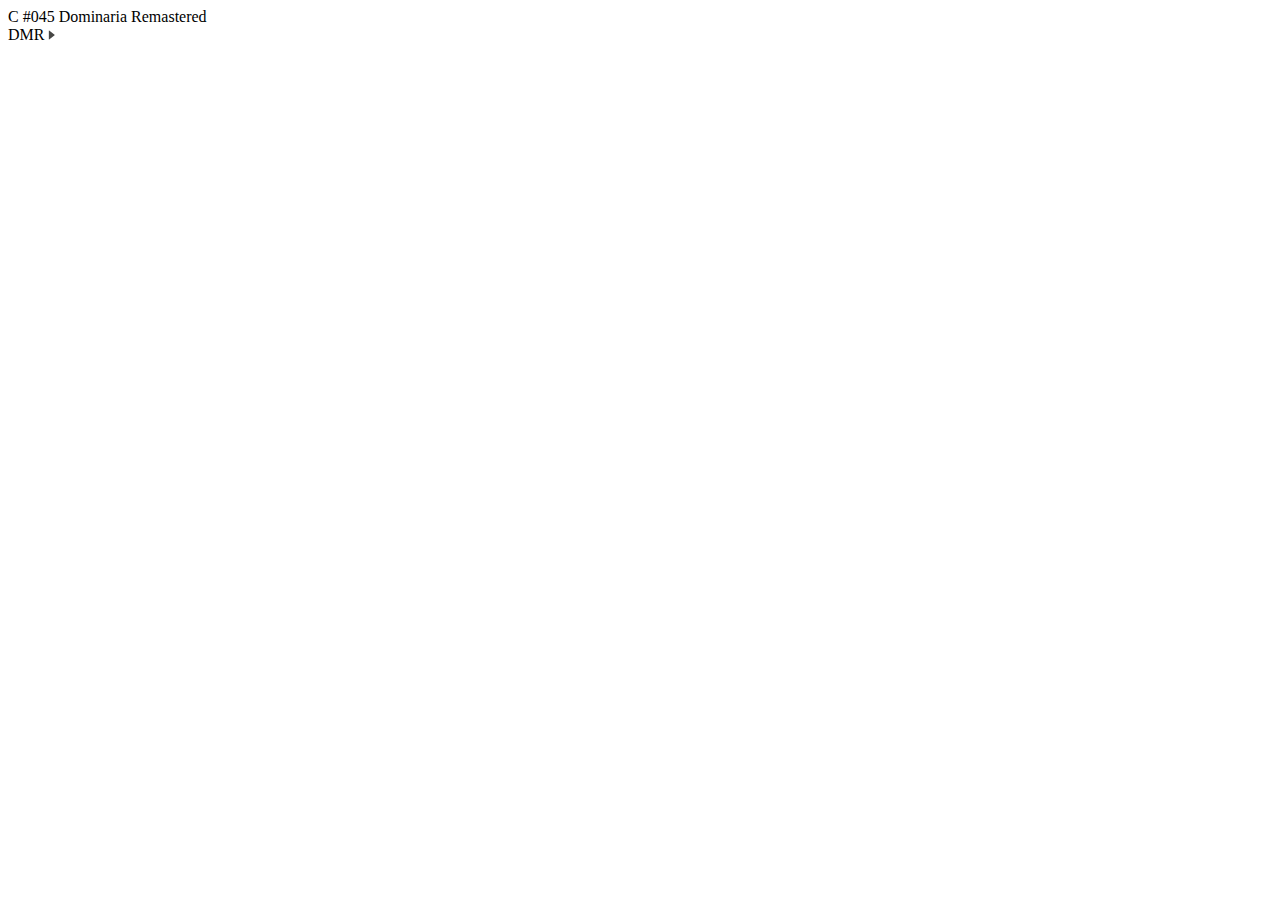
<file: components/select/select.html>
<body>
    <script src="select.js"></script>

    <section class="card">
        <div>
            <span class="rarity"> C </span>
            <span class="indexCollection"> #045 </span>
            <span class="cardName">Dominaria Remastered</span>
        </div>
        <div class="select">
            <span class="edition">DMR</span>
            <img src="../../assets/icon/arrow-right.svg" alt="back" class="svg-icon">
        </div>
    </section>
</body>
</file>
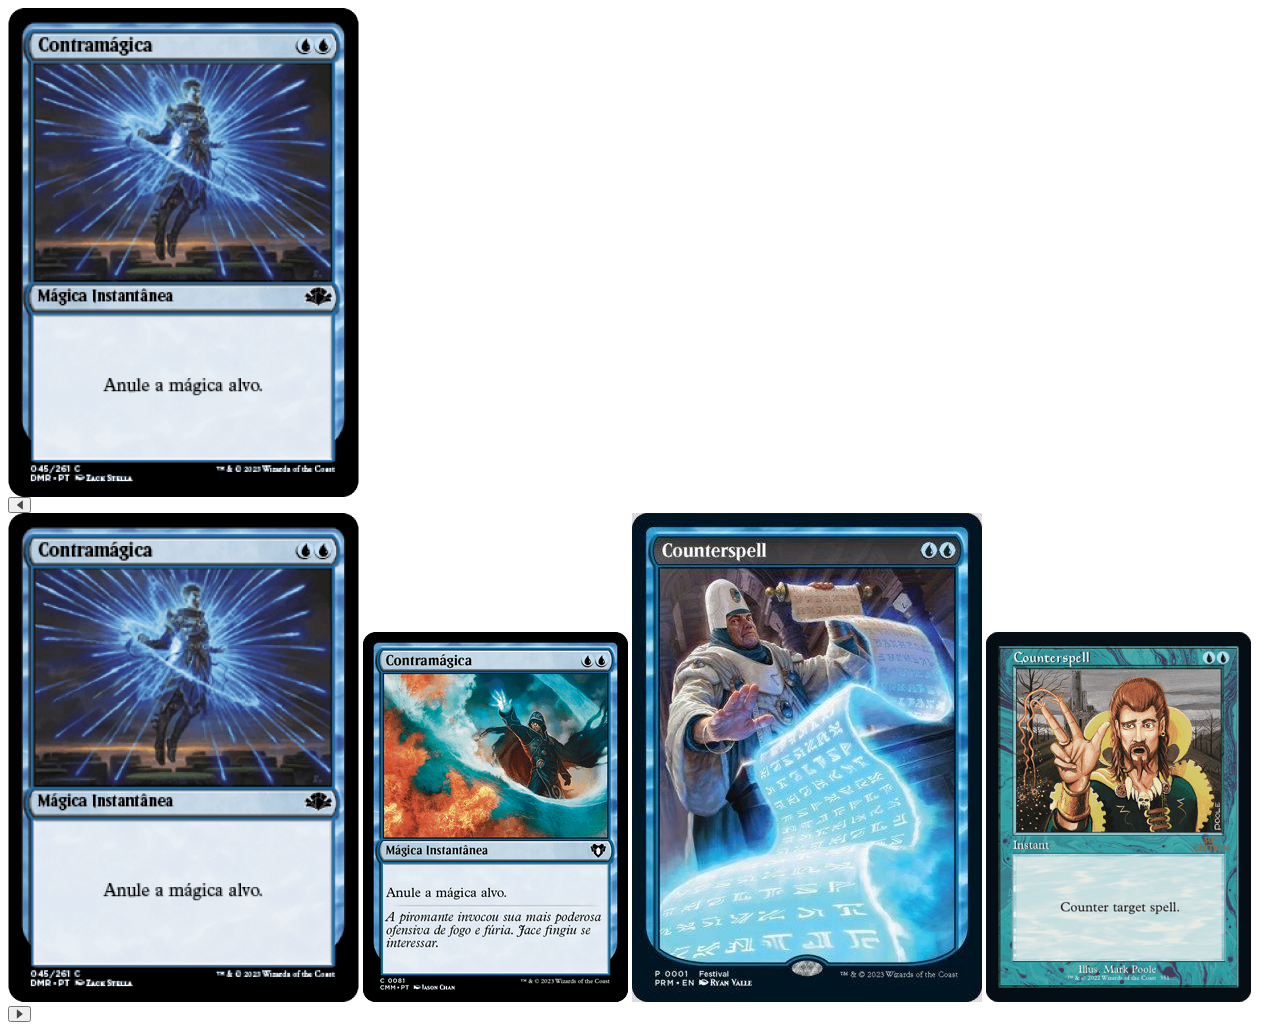
<file: components/viewer-card/viewer-card.html>
<body>
    <script src="viewer-card.js"></script>
    
    <div class="view-container">
        <section class="card-selected">
            <img src="../../assets/img/counterspell-dmr.png" alt="card mtg">
        </section>
        
        <section>
            <div class="carousel">
                <button onclick="moveImages('left')">
                    <img src="../../assets/icon/arrow-left.svg" alt="back" class="svg-icon">
                </button>
                <div class="images" id="imageContainer">
                    <img src="../../assets/img/counterspell-dmr.png" onclick="selectImage(this)" >
                    <img src="../../assets/img/counterspell-gmp.jpg" onclick="selectImage(this)" class="grayscale">
                    <img src="../../assets/img/counterspell-mfpf24.jpg" onclick="selectImage(this)" class="grayscale">
                    <img src="../../assets/img/counterspell-pdmr.jpg" onclick="selectImage(this)" class="grayscale">
                </div>
                <button onclick="moveImages('right')">
                    <img src="../../assets/icon/arrow-right.svg" alt="back" class="svg-icon">
                </button>
            </div>
            
        </section>
    </div>
</body>
</file>
